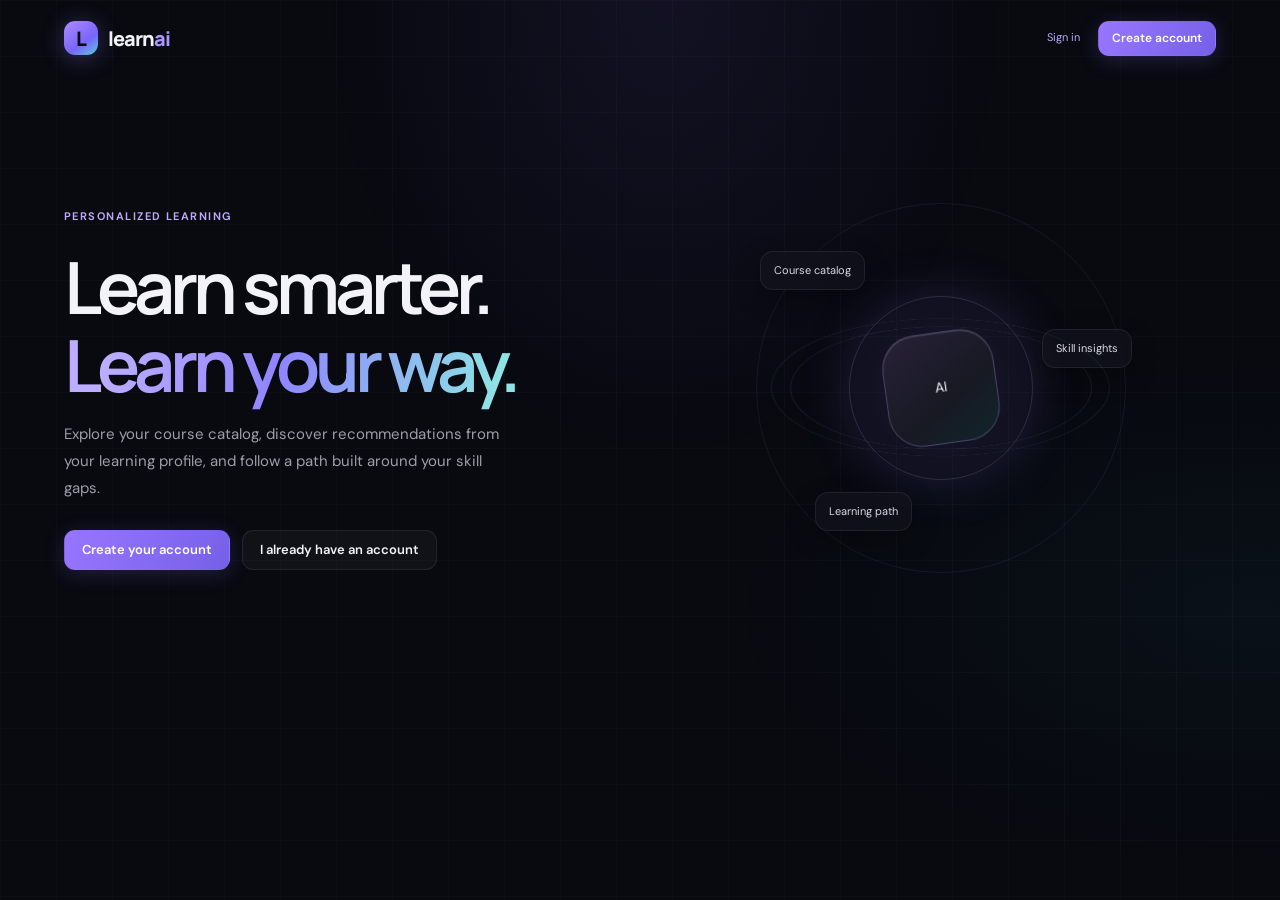
<file: app/frontend/index.html>
<!doctype html>
<html lang="en"><head><meta charset="utf-8"><meta name="viewport" content="width=device-width, initial-scale=1"><meta name="theme-color" content="#080b12"><meta name="description" content="A learning experience that adapts to you. Discover your next skill with personalized AI-powered learning."><title>LearnAI — Find your next breakthrough</title><link rel="preconnect" href="https://fonts.googleapis.com"><link rel="preconnect" href="https://fonts.gstatic.com" crossorigin><link href="https://fonts.googleapis.com/css2?family=DM+Sans:wght@400;450;500;550;600;650;700;750;800&family=Manrope:wght@400;500;600;700;800&display=swap" rel="stylesheet"><link rel="stylesheet" href="css/experience.css"><link rel="icon" href="data:image/svg+xml,%3Csvg xmlns='http://www.w3.org/2000/svg' viewBox='0 0 40 40'%3E%3Crect width='40' height='40' rx='13' fill='%237c6bff'/%3E%3Cpath d='M10 28V12h4l6 8 6-8h4v16h-5v-8l-5 6-5-6v8z' fill='white'/%3E%3C/svg%3E"></head><body><div id="app"></div><script src="js/experience.js"></script></body></html>
</file>
<file: app/frontend/css/experience.css>
@import url('https://fonts.googleapis.com/css2?family=DM+Sans:wght@400;450;500;550;600;650;700;750;800&family=Manrope:wght@400;500;600;700;800&display=swap');
:root{color-scheme:dark;--bg:#080a10;--surface:#10131c;--card:#121620;--card2:#171a26;--stroke:rgba(255,255,255,.075);--muted:#858899;--text:#f2f2f8;--purple:#a38aff;--cyan:#8be8ec;--green:#92e4bb;--font:'DM Sans',sans-serif;--display:'Manrope',sans-serif;--side:240px}*{box-sizing:border-box}html{scroll-behavior:smooth}body{margin:0;background:var(--bg);color:var(--text);font-family:var(--font);font-size:14px;line-height:1.55;-webkit-font-smoothing:antialiased}body:before{position:fixed;inset:0;z-index:-1;content:"";pointer-events:none;background:radial-gradient(ellipse at 52% 0%,rgba(111,77,198,.105),transparent 36%),radial-gradient(ellipse at 98% 68%,rgba(55,175,185,.045),transparent 30%),linear-gradient(rgba(255,255,255,.018) 1px,transparent 1px),linear-gradient(90deg,rgba(255,255,255,.018) 1px,transparent 1px);background-size:auto,auto,56px 56px,56px 56px}a{color:inherit;text-decoration:none}button,input,select{font:inherit}button{color:inherit}.landing{overflow:hidden}.landing-nav{height:76px;max-width:1216px;padding:0 32px;margin:auto;display:flex;align-items:center;justify-content:space-between}.brand{display:inline-flex;gap:10px;align-items:center;font-family:var(--display);font-size:20px;font-weight:800;letter-spacing:-1px}.brand-mark{width:34px;height:34px;border-radius:11px;background:linear-gradient(145deg,#ad8aff,#7865fb 62%,#59cdd9);display:grid;place-items:center;color:#0c0c15;box-shadow:0 3px 22px #8b70f558}.brand-mark svg{width:19px;height:19px}.brand em{font-style:normal;color:#ae96ff}.landing-links{display:flex;gap:32px;align-items:center;color:#a1a0b0;font-size:13px}.landing-links a:hover,.text-link:hover{color:white}.nav-actions{display:flex;align-items:center;gap:18px}.btn{min-height:40px;display:inline-flex;align-items:center;justify-content:center;gap:8px;padding:0 17px;border-radius:11px;border:1px solid transparent;cursor:pointer;font-size:13px;font-weight:600;transition:transform .2s,border-color .2s,background .2s,box-shadow .2s}.btn:hover{transform:translateY(-2px)}.btn-primary{color:white;background:linear-gradient(115deg,#9876ff,#7660e8);box-shadow:0 4px 20px #805ff83a}.btn-primary:hover{box-shadow:0 6px 30px #916cff78}.btn-outline{background:rgba(255,255,255,.035);border-color:var(--stroke)}.btn-outline:hover{border-color:#ae96ff65;background:rgba(164,137,255,.08)}.btn-small{min-height:35px;padding:0 13px;font-size:12px}.btn-block{width:100%}.landing-hero{min-height:604px;max-width:1216px;margin:auto;padding:93px 32px 74px;position:relative;display:grid;grid-template-columns:1fr 1fr;align-items:center;gap:50px}.hero-copy{z-index:1}.eyebrow{display:inline-flex;align-items:center;gap:9px;color:#c0aafa;font-size:11px;font-weight:650;letter-spacing:1.45px;text-transform:uppercase}.pulse-dot{width:7px;height:7px;border-radius:50%;background:#a98cff;box-shadow:0 0 13px #a98cff;animation:pulse 2s infinite}@keyframes pulse{50%{box-shadow:0 0 4px #a98cff;opacity:.55}}h1,h2,h3,p{margin-top:0}.hero-copy h1{max-width:580px;margin:21px 0 17px;font-family:var(--display);font-size:clamp(46px,6vw,72px);font-weight:650;letter-spacing:-5px;line-height:1.08}.gradient-text{background:linear-gradient(100deg,#bcadff 10%,#9084ff 48%,#8de3e5 95%);-webkit-background-clip:text;background-clip:text;color:transparent}.hero-copy>p{max-width:436px;margin:0;color:#9d9eab;font-size:15px;line-height:1.8}.hero-actions{display:flex;gap:12px;margin-top:28px}.hero-note{display:flex;align-items:center;gap:9px;margin-top:29px;color:#858595;font-size:11px}.faces{display:flex;padding-left:5px}.faces img{width:24px;height:24px;object-fit:cover;border:2px solid var(--bg);border-radius:50%;margin-left:-5px}.hero-art{min-height:390px;position:relative;display:grid;place-items:center;perspective:800px}.orbital{width:min(370px,74vw);aspect-ratio:1;position:relative;border:1px solid #b7a1ff16;border-radius:50%;display:grid;place-items:center;animation:float 6s ease-in-out infinite}.orbital:before,.orbital:after{content:"";position:absolute;inset:9%;border:1px solid #aa95ff20;border-radius:50%;transform:rotateX(66deg) rotate(-27deg)}.orbital:after{inset:4%;transform:rotateX(66deg) rotate(38deg);border-color:#82dce31a}.orbital-small{position:absolute;inset:25%;border-radius:50%;border:1px solid #c4b6ff30;box-shadow:inset 0 0 60px #9475ff13,0 0 55px #7860c625}.orbital-core{width:112px;height:112px;position:relative;z-index:1;display:grid;place-items:center;border-radius:34px;background:linear-gradient(145deg,#282138,#171923 60%,#11252c);border:1px solid #c6aaff43;box-shadow:0 0 80px #9172fd36, inset 0 1px 1px #fff2;transform:rotate(-8deg)}.orbital-core svg{width:54px;height:54px;filter:drop-shadow(0 0 12px #b9a2ff82)}.planet{width:13px;height:13px;position:absolute;border-radius:50%;background:#b29cff;box-shadow:0 0 18px #ac8dff}.planet.p1{top:15%;right:19%}.planet.p2{bottom:17%;left:17%;width:8px;height:8px;background:#87e3e1;box-shadow:0 0 15px #6de0dc}.orbit-tag{position:absolute;padding:10px 13px;display:flex;align-items:center;gap:8px;border-radius:13px;border:1px solid #ffffff13;background:#11131bc9;backdrop-filter:blur(16px);color:#dad9e3;font-size:11px;box-shadow:0 9px 27px #0005}.orbit-tag svg{width:14px;height:14px;color:#b49cff}.orbit-tag.tag1{top:13%;left:1%}.orbit-tag.tag2{right:-2%;top:34%}.orbit-tag.tag3{bottom:11%;left:16%}.orbit-tag.tag4{right:4%;bottom:17%}@keyframes float{0%,100%{transform:translateY(0) rotateX(0)}50%{transform:translateY(-10px) rotateX(2deg)}}.landing-stats{max-width:1152px;margin:0 auto;padding:25px 30px;display:grid;grid-template-columns:repeat(4,1fr);border-block:1px solid var(--stroke)}.landing-stat{text-align:center;border-right:1px solid var(--stroke)}.landing-stat:last-child{border:0}.landing-stat strong{display:block;font-family:var(--display);font-size:25px;letter-spacing:-1px}.landing-stat small{color:var(--muted);font-size:11px}.section{max-width:1152px;padding:93px 24px;margin:auto}.section-head{text-align:center;margin-bottom:39px}.section-head h2{margin:11px 0;font-family:var(--display);font-size:35px;letter-spacing:-1.8px}.section-head p{color:var(--muted)}.feature-grid{display:grid;grid-template-columns:repeat(3,1fr);gap:15px}.feature-card,.glass{background:linear-gradient(145deg,rgba(255,255,255,.038),rgba(255,255,255,.016));border:1px solid var(--stroke);border-radius:18px}.feature-card{min-height:174px;padding:23px;transition:transform .25s,border-color .25s,box-shadow .25s}.feature-card:hover,.course-card:hover{transform:translateY(-4px);border-color:#a892ff45;box-shadow:0 10px 38px #09081299}.feature-icon{width:36px;height:36px;margin-bottom:17px;display:grid;place-items:center;border:1px solid #ae92ff28;border-radius:11px;background:#a88aff11;color:#beaaff}.feature-icon svg{width:18px;height:18px}.feature-card h3{margin-bottom:6px;font-size:14px}.feature-card p{margin:0;color:#9294a2;font-size:12px;line-height:1.75}.steps{display:grid;grid-template-columns:repeat(3,1fr);gap:22px}.step{position:relative;padding:23px;border-top:1px solid var(--stroke)}.step-number{color:#ad91ff;font-size:11px;letter-spacing:2px}.step h3{margin:12px 0 7px;font-size:16px}.step p{color:var(--muted);font-size:12px;line-height:1.8}.cta-band{max-width:1104px;margin:0 auto 76px;padding:38px 44px;display:flex;align-items:center;justify-content:space-between;gap:20px;border:1px solid #ad92ff20;border-radius:20px;background:radial-gradient(ellipse at 0 100%,#8f71f91b,transparent 55%),#13121b}.cta-band h2{margin-bottom:5px;font-family:var(--display);font-size:23px;letter-spacing:-.8px}.cta-band p{margin:0;color:var(--muted);font-size:12px}.footer{max-width:1152px;margin:auto;padding:24px;display:flex;justify-content:space-between;border-top:1px solid var(--stroke);color:var(--muted);font-size:11px}.app-layout{min-height:100vh}.sidebar{width:var(--side);position:fixed;inset:0 auto 0 0;z-index:15;padding:23px 15px 15px;display:flex;flex-direction:column;background:rgba(10,12,18,.88);border-right:1px solid var(--stroke);backdrop-filter:blur(18px);transition:transform .25s}.sidebar .brand{padding:0 11px 24px;border-bottom:1px solid var(--stroke)}.side-label{padding:22px 11px 9px;color:#717384;font-size:9px;font-weight:700;letter-spacing:1.4px}.side-nav{display:grid;gap:3px}.side-link{min-height:38px;padding:0 11px;display:flex;align-items:center;gap:11px;color:#9294a4;border-radius:9px;font-size:12px;transition:background .2s,color .2s}.side-link svg{width:16px;height:16px;color:#8d8fa2}.side-link:hover{color:white;background:#ffffff08}.side-link.active{color:#cebfff;background:linear-gradient(90deg,#9678ff19,#9678ff09)}.side-link.active svg{color:#b49bff}.side-badge{margin-left:auto;color:#c0afff;font-size:10px}.sidebar-bottom{margin-top:auto;padding:12px;border:1px solid var(--stroke);border-radius:12px;background:#ffffff04}.sidebar-bottom .avatar{width:31px;height:31px}.main{min-height:100vh;margin-left:var(--side);padding:0 35px 45px;max-width:1650px}.topbar{height:69px;display:flex;align-items:center;justify-content:space-between;border-bottom:1px solid var(--stroke)}.breadcrumbs{display:flex;align-items:center;gap:9px;color:#858697;font-size:11px}.breadcrumbs b{color:#e7e5ee;font-weight:550}.top-actions{display:flex;align-items:center;gap:17px}.icon-button{width:33px;height:33px;display:grid;place-items:center;position:relative;border:1px solid var(--stroke);border-radius:10px;background:#ffffff04;color:#a3a3b1;cursor:pointer}.icon-button svg{width:15px;height:15px}.notif-count{position:absolute;right:-3px;top:-3px;width:8px;height:8px;background:#a68cff;border:2px solid var(--bg);border-radius:50%}.avatar{width:33px;height:33px;display:grid;place-items:center;border:1px solid #b39bff42;border-radius:50%;background:linear-gradient(145deg,#524274,#25293a);color:#f5edff;font-size:11px;font-weight:700}.avatar img{width:100%;height:100%;object-fit:cover;border-radius:50%}.mobile-toggle{display:none}.page{max-width:1200px;margin:0 auto;animation:pagein .32s ease both}@keyframes pagein{from{opacity:0;transform:translateY(5px)}to{opacity:1;transform:translateY(0)}}.page-heading{padding:24px 0 19px;display:flex;justify-content:space-between;align-items:center;gap:18px}.page-heading h1{margin:0;font-family:var(--display);font-size:24px;letter-spacing:-1.1px}.page-heading p{margin:4px 0 0;color:var(--muted);font-size:11px}.muted{color:var(--muted)}.text-link{color:#bdaaff;font-size:11px}.grid{display:grid;gap:13px}.stats-grid{grid-template-columns:repeat(4,minmax(0,1fr));margin:5px 0 14px}.stat-card{position:relative;min-height:91px;padding:15px 16px;overflow:hidden}.stat-card:after{position:absolute;content:"";width:95px;height:95px;right:-34px;top:-44px;border-radius:50%;background:radial-gradient(circle,#aa8bff15,transparent 70%)}.stat-label{display:flex;align-items:center;justify-content:space-between;color:#a2a2b0;font-size:10px}.stat-label svg{width:15px;height:15px;color:#af97ff}.stat-value{margin-top:5px;font-family:var(--display);font-size:24px;font-weight:650;letter-spacing:-1px;line-height:1.2}.stat-foot{margin-top:4px;color:#7e8292;font-size:9px}.positive{color:var(--green)}.dash-grid{grid-template-columns:1.43fr 1fr}.split-grid{grid-template-columns:1fr 1fr}.card{padding:17px 18px;margin-bottom:13px;min-width:0}.card-head{display:flex;align-items:flex-start;justify-content:space-between;gap:12px;margin-bottom:15px}.card-head h2{margin:0;font-size:12px;font-weight:650}.card-head p{margin:3px 0 0;color:#868998;font-size:10px}.chart-summary{display:flex;gap:15px;align-items:center}.chart-total{font-family:var(--display);font-size:22px;font-weight:700;letter-spacing:-.8px}.chart-total small{margin-left:6px;color:var(--green);font-family:var(--font);font-size:9px;font-weight:550;letter-spacing:0}.chart{width:100%;height:144px;overflow:visible}.chart-grid line{stroke:#ffffff0c;stroke-dasharray:3 5}.chart-labels{display:flex;justify-content:space-between;color:#7d8090;font-size:9px}.chart-tooltip{fill:#a992ff}.recommendation-list,.notification-list{display:grid;gap:9px}.course-card{display:flex;align-items:center;gap:12px;padding:10px;border:1px solid var(--stroke);border-radius:12px;background:#ffffff03;transition:.2s}.course-image{width:74px;height:65px;flex:none;position:relative;overflow:hidden;border-radius:9px;background:#21202f}.course-image img{width:100%;height:100%;object-fit:cover;transition:transform .3s}.course-card:hover .course-image img{transform:scale(1.06)}.course-info{flex:1;min-width:0}.course-tags{display:flex;gap:5px;align-items:center;flex-wrap:wrap}.tag{display:inline-flex;align-items:center;padding:2px 7px;border:1px solid #a88aff21;border-radius:99px;background:#a88aff0c;color:#bcaaff;font-size:9px}.tag.cyan{color:#8cdee1;border-color:#7ddfe01e;background:#74d8d80a}.tag.green{color:#8edcb4;border-color:#80dfac20;background:#8ee8ad09}.course-info h3{margin:5px 0 2px;overflow:hidden;text-overflow:ellipsis;white-space:nowrap;font-size:11px;font-weight:600}.course-meta{color:#868998;font-size:9px}.match{margin-left:auto;display:flex;flex:none;flex-direction:column;align-items:flex-end;gap:5px;color:#bdabff;font-size:12px;font-weight:650}.progress-track{height:5px;overflow:hidden;border-radius:99px;background:#ffffff0c}.progress-bar{height:100%;border-radius:inherit;background:linear-gradient(90deg,#8b76f4,#77d8d5);transition:width 1s ease;animation:grow 1.2s ease both}@keyframes grow{from{width:0}}.skill-item{display:grid;grid-template-columns:94px 1fr 29px;gap:10px;align-items:center;margin:12px 0}.skill-name{color:#d0ceda;font-size:10px}.skill-score{text-align:right;color:#aaa6ba;font-size:9px}.legend{display:flex;align-items:center;justify-content:space-between;margin-top:14px;color:#888a9a;font-size:9px}.legend span{display:flex;align-items:center;gap:6px}.legend i{width:7px;height:7px;border-radius:50%;background:#9c83ff}.legend i.gray{background:#ffffff35}.learning-row{position:relative;padding:12px 0 12px 25px;border-bottom:1px solid #ffffff0a}.learning-row:last-child{border:0}.learning-row:before{position:absolute;left:5px;top:17px;width:8px;height:8px;border-radius:50%;content:"";background:#a58aff;box-shadow:0 0 11px #a58aff66}.learning-row:after{position:absolute;left:8px;top:29px;bottom:-2px;width:1px;content:"";background:#a58aff22}.learning-row:last-child:after{display:none}.learning-row h3{margin:0 0 3px;font-size:10px;font-weight:600}.learning-row p{margin:0;color:#868998;font-size:9px}.learning-row .step-time{float:right;color:#858697;font-size:9px}.notification-item{display:flex;gap:10px;padding:10px 0;border-bottom:1px solid #ffffff0a}.notification-item:last-child{border:0}.notification-icon{width:26px;height:26px;flex:none;display:grid;place-items:center;border-radius:9px;background:#a88aff12;color:#b7a2ff}.notification-icon svg{width:13px;height:13px}.notification-item h3{margin:0 0 2px;font-size:10px}.notification-item p{margin:0;color:#888998;font-size:9px}.notification-item small{color:#777a8a;font-size:8px}.auth-layout{min-height:100vh;padding:25px;display:grid;place-items:center}.auth-wrap{width:min(910px,100%);min-height:500px;display:grid;grid-template-columns:1fr 1fr;overflow:hidden;border:1px solid var(--stroke);border-radius:22px;background:#0d0f17eF;box-shadow:0 28px 100px #0006}.auth-aside{position:relative;display:flex;flex-direction:column;justify-content:space-between;overflow:hidden;padding:32px;background:radial-gradient(ellipse at 50% 62%,#a083ff23,transparent 45%),linear-gradient(150deg,#161327,#11141c)}.auth-aside:before{position:absolute;inset:0;content:"";pointer-events:none;background-image:linear-gradient(#ffffff07 1px,transparent 1px),linear-gradient(90deg,#ffffff07 1px,transparent 1px);background-size:32px 32px;mask-image:linear-gradient(145deg,black,transparent 90%)}.auth-quote{position:relative;margin:auto 0}.auth-quote h2{max-width:330px;font-family:var(--display);font-size:39px;line-height:1.2;letter-spacing:-2px}.auth-quote p,.auth-small{color:#9c9baa;font-size:12px;line-height:1.8}.auth-main{padding:44px;display:flex;flex-direction:column;justify-content:center}.auth-main h1{margin:0;font-family:var(--display);font-size:27px;letter-spacing:-1px}.auth-main>p{margin:5px 0 23px;color:var(--muted);font-size:12px}.field{display:grid;gap:6px;margin-bottom:13px}.field label{font-size:11px;color:#c7c5d1}.field input,.field select{width:100%;height:40px;padding:0 12px;border:1px solid var(--stroke);border-radius:10px;outline:none;background:#ffffff04;color:var(--text);font-size:12px}.field input:focus,.field select:focus{border-color:#a88aff79;box-shadow:0 0 0 3px #a88aff12}.field select option{background:#13131c}.auth-message{min-height:17px;margin:10px 0;color:#9de2bd;font-size:10px}.page-tabs{display:flex;gap:4px;margin-bottom:15px;padding:4px;width:max-content;border:1px solid var(--stroke);border-radius:10px;background:#ffffff04}.page-tab{padding:7px 12px;border:0;border-radius:7px;background:transparent;color:#999aa9;cursor:pointer;font-size:10px}.page-tab.active{background:#a38aff1d;color:#cbbcff}.course-grid{grid-template-columns:repeat(3,minmax(0,1fr))}.catalog-card{overflow:hidden;border:1px solid var(--stroke);border-radius:14px;background:#ffffff03;transition:.2s}.catalog-card:hover{transform:translateY(-3px);border-color:#aa90ff42}.catalog-img{width:100%;height:116px;object-fit:cover}.catalog-body{padding:13px}.catalog-body h3{min-height:33px;margin:7px 0 5px;font-size:11px;line-height:1.5}.catalog-body p{margin:0 0 12px;color:#9293a2;font-size:9px}.catalog-foot{display:flex;align-items:center;justify-content:space-between;padding-top:10px;border-top:1px solid var(--stroke)}.ring-layout{display:grid;grid-template-columns:175px 1fr;align-items:center;gap:28px}.ring{width:154px;aspect-ratio:1;display:grid;place-items:center;border-radius:50%;background:conic-gradient(#ac94ff 0 68%,#86dfd5 68% 85%,#ffffff12 85%);position:relative}.ring:before{position:absolute;inset:8px;content:"";border-radius:50%;background:var(--surface)}.ring-text{position:relative;text-align:center}.ring-text strong{display:block;font-family:var(--display);font-size:30px}.ring-text small{color:var(--muted);font-size:9px}.empty{padding:25px 12px;text-align:center;color:var(--muted);font-size:11px}.toast{position:fixed;right:20px;bottom:20px;z-index:50;padding:12px 17px;border:1px solid #a990ff40;border-radius:12px;background:#191724;color:#e5dbff;box-shadow:0 10px 35px #0008;animation:pagein .2s ease}.row-between{display:flex;align-items:center;justify-content:space-between;gap:12px}.profile-hero{display:flex;align-items:center;gap:15px}.profile-avatar{width:64px;height:64px;display:grid;place-items:center;border:1px solid #baa0ff4a;border-radius:20px;background:linear-gradient(145deg,#7960b4,#272537);font-family:var(--display);font-size:22px;font-weight:700}.setting-row{padding:13px 0;display:flex;align-items:center;justify-content:space-between;border-bottom:1px solid var(--stroke);font-size:11px}.setting-row:last-child{border:0}.toggle{width:32px;height:18px;position:relative;border:0;border-radius:99px;background:#7464ad;cursor:pointer}.toggle:after{position:absolute;top:2px;right:2px;width:14px;height:14px;border-radius:50%;background:white;content:"";transition:.2s}.toggle.off{background:#343543}.toggle.off:after{right:16px}.filter-input{width:190px;height:35px;padding:0 11px;border:1px solid var(--stroke);border-radius:9px;outline:none;background:#ffffff04;color:var(--text);font-size:11px}.filter-select{height:35px;padding:0 10px;border:1px solid var(--stroke);border-radius:9px;background:#11131b;color:#b5b4c1;font-size:10px}.footer-dash{margin-top:21px;color:#696b7a;text-align:center;font-size:9px}.reveal{opacity:0;transform:translateY(11px);transition:opacity .5s,transform .5s}.reveal.visible{opacity:1;transform:translateY(0)}@media(prefers-reduced-motion:reduce){*,*:before,*:after{scroll-behavior:auto!important;animation-duration:.01ms!important;animation-iteration-count:1!important;transition-duration:.01ms!important}.reveal{opacity:1;transform:none}}@media(max-width:1050px){:root{--side:210px}.main{padding-inline:24px}.course-grid{grid-template-columns:repeat(2,minmax(0,1fr))}.stats-grid{grid-template-columns:repeat(2,1fr)}.landing-hero{gap:15px}.hero-copy h1{font-size:58px}.landing-stats{margin-inline:24px}}@media(max-width:720px){:root{--side:0px}.landing-nav{height:64px;padding-inline:18px}.landing-links{display:none}.landing-hero{padding:58px 23px 30px;grid-template-columns:1fr;gap:15px;text-align:center}.hero-copy h1{margin-inline:auto;font-size:clamp(43px,12vw,62px);letter-spacing:-3px}.hero-copy>p{margin-inline:auto}.hero-actions,.hero-note{justify-content:center}.hero-art{min-height:315px}.orbital{width:280px}.orbit-tag.tag1{left:1%}.orbit-tag.tag2{right:-2%}.landing-stats{margin:0 16px;padding:20px 8px;grid-template-columns:1fr 1fr;row-gap:17px}.landing-stat:nth-child(2){border:0}.landing-stat strong{font-size:21px}.section{padding:68px 20px}.section-head h2{font-size:28px}.feature-grid{grid-template-columns:1fr}.feature-card{min-height:auto}.steps{grid-template-columns:1fr;gap:3px}.cta-band{margin:0 17px 48px;padding:25px;align-items:flex-start;flex-direction:column}.footer{gap:10px;flex-wrap:wrap}.sidebar{width:260px;transform:translateX(-100%)}.sidebar.open{transform:translateX(0);box-shadow:18px 0 50px #0009}.sidebar-scrim{display:none;position:fixed;inset:0;z-index:14;background:#0008}.sidebar-scrim.open{display:block}.main{padding:0 17px 34px}.topbar{height:58px}.mobile-toggle{display:grid}.stats-grid{gap:8px}.stat-card{min-height:81px;padding:12px}.stat-value{font-size:21px}.dash-grid,.split-grid{grid-template-columns:1fr}.page-heading{padding:18px 0 15px}.page-heading h1{font-size:21px}.course-grid{grid-template-columns:repeat(2,minmax(0,1fr));gap:9px}.catalog-img{height:86px}.catalog-body{padding:10px}.ring-layout{grid-template-columns:125px 1fr;gap:14px}.ring{width:120px}.auth-layout{padding:12px}.auth-wrap{grid-template-columns:1fr;max-width:460px}.auth-aside{min-height:150px;padding:20px}.auth-aside>.brand{font-size:17px}.auth-quote h2{margin:18px 0 4px;font-size:23px}.auth-quote p,.auth-aside>.auth-small{display:none}.auth-main{padding:24px}.auth-main h1{font-size:24px}.top-actions{gap:9px}.breadcrumbs{font-size:10px}.course-card{gap:8px;padding:8px}.course-image{width:58px;height:55px}.filter-input{width:135px}}@media(max-width:400px){.course-grid{grid-template-columns:1fr}.catalog-img{height:130px}.match{font-size:10px}.skill-item{grid-template-columns:80px 1fr 25px}}

.star-particle{position:absolute;z-index:1;left:var(--x);top:var(--y);width:3px;height:3px;border-radius:50%;background:#d3c4ff;box-shadow:0 0 9px #b9a0ff;opacity:0;animation:twinkle calc(2s + (var(--i) % 5)*.55s) ease-in-out calc(var(--i)*-.4s) infinite}@keyframes twinkle{0%,100%{opacity:.08;transform:scale(.7)}50%{opacity:.9;transform:scale(1.5)}}.orbital{transition:translate .35s ease;translate:var(--mx,0) var(--my,0)}

.field textarea.form-control{width:100%;padding:10px 12px;border:1px solid var(--stroke);border-radius:10px;outline:none;background:#ffffff04;color:var(--text);font:inherit;font-size:12px;resize:vertical}.field textarea.form-control:focus{border-color:#a88aff79;box-shadow:0 0 0 3px #a88aff12}.empty-state{padding:24px 14px;text-align:center;color:var(--muted);font-size:11px}.empty-state>p{max-width:340px;margin:4px auto 13px}.course-edit{margin-top:11px;font-size:10px}.course-edit form{padding:10px 0}.course-edit input,.course-edit select{max-width:100%}
 .enrollment-actions{display:flex;align-items:end;flex-wrap:wrap;gap:8px;width:100%}.enrollment-status{display:grid;gap:4px;min-width:130px;color:var(--muted);font-size:11px}.enrollment-status select{min-height:35px;padding:0 10px;border:1px solid var(--stroke);border-radius:9px;background:var(--surface);color:var(--text)}
</file>
